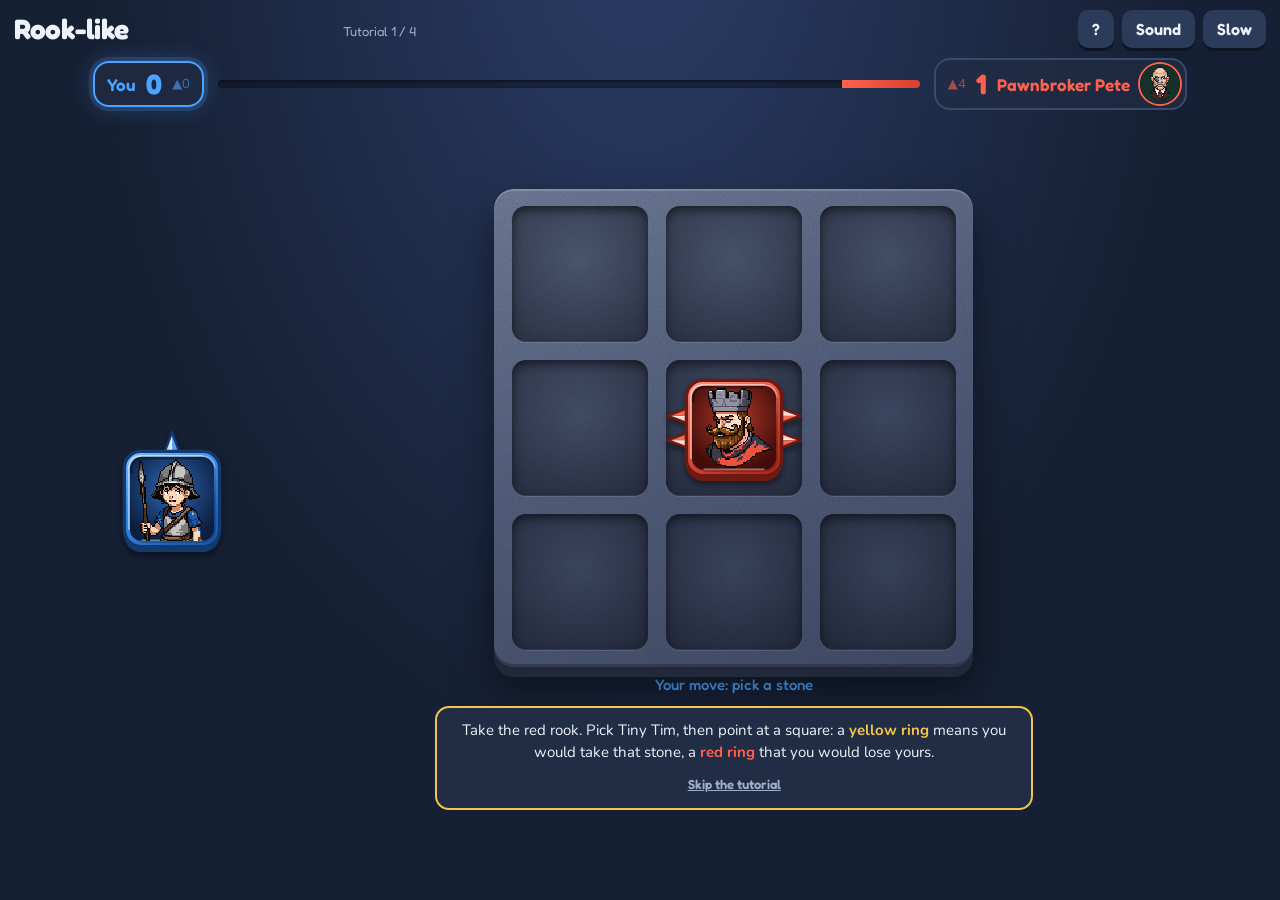
<file: index.html>
<!doctype html>
<html lang="en">
<head>
<meta charset="utf-8">
<meta name="viewport" content="width=device-width, initial-scale=1, viewport-fit=cover">
<meta name="description" content="A roguelike of spiked chess stones: twenty duels, one crown. Free browser game.">
<title>Rook-like</title>
<meta name="theme-color" content="#162034">
<meta name="apple-mobile-web-app-capable" content="yes">
<meta name="mobile-web-app-capable" content="yes">
<meta name="apple-mobile-web-app-title" content="Rook-like">
<meta name="apple-mobile-web-app-status-bar-style" content="black-translucent">
<link rel="apple-touch-icon" href="../apps/icons/stones.png">
<link rel="preconnect" href="https://fonts.googleapis.com">
<link rel="preconnect" href="https://fonts.gstatic.com" crossorigin>
<link href="https://fonts.googleapis.com/css2?family=Fredoka:wght@500;600;700&family=Nunito:wght@400;700&display=swap" rel="stylesheet">
<link rel="stylesheet" href="style.css">

</head>
<body>
<svg width="0" height="0" style="position:absolute" aria-hidden="true">
  <defs>
    <linearGradient id="body-you" x1="0" y1="0" x2=".6" y2="1"><stop offset="0" stop-color="#7cc0ff"/><stop offset=".5" stop-color="#3b8be8"/><stop offset="1" stop-color="#1f5bb0"/></linearGradient>
    <linearGradient id="body-opponent" x1="0" y1="0" x2=".6" y2="1"><stop offset="0" stop-color="#ff9a84"/><stop offset=".5" stop-color="#ec5440"/><stop offset="1" stop-color="#b02d1f"/></linearGradient>
    <linearGradient id="body-debris" x1="0" y1="0" x2=".6" y2="1"><stop offset="0" stop-color="#4a4a54"/><stop offset="1" stop-color="#121216"/></linearGradient>
    <linearGradient id="gold" x1="0" y1="0" x2="0" y2="1"><stop offset="0" stop-color="#fff2a8"/><stop offset=".5" stop-color="#f3c54a"/><stop offset="1" stop-color="#b8860b"/></linearGradient>
    <linearGradient id="sheen" x1="0" y1="0" x2="0" y2="1"><stop offset="0" stop-color="#fff" stop-opacity=".38"/><stop offset=".45" stop-color="#fff" stop-opacity="0"/></linearGradient>
    <!-- art.js: the stone's inner face, the dark window behind each character and its clip -->
    <radialGradient id="art-face" cx=".45" cy=".4" r=".7"><stop offset="0" stop-color="#fff" stop-opacity=".22"/><stop offset=".7" stop-color="#fff" stop-opacity="0"/><stop offset="1" stop-color="#000" stop-opacity=".12"/></radialGradient>
    <radialGradient id="well-you" cx=".5" cy=".38" r=".62"><stop offset="0" stop-color="#2d66b4"/><stop offset="1" stop-color="#0c1f40"/></radialGradient>
    <radialGradient id="well-opponent" cx=".5" cy=".38" r=".62"><stop offset="0" stop-color="#b03a2c"/><stop offset="1" stop-color="#430d09"/></radialGradient>
    <radialGradient id="well-debris" cx=".5" cy=".38" r=".62"><stop offset="0" stop-color="#2e2e36"/><stop offset="1" stop-color="#08080a"/></radialGradient>
    <clipPath id="art-clip"><rect x="19" y="19" width="62" height="62" rx="9"/></clipPath>
  </defs>
</svg>

<div class="page">
  <header class="top-bar">
    <div class="title"><h1>Rook-like</h1></div>
    <div class="run-progress"><div class="ladder" id="ladder"></div><div class="run-line" id="run-line"></div></div>
    <div class="controls">
      <button id="rules-button" title="Rules">?</button>
      <button id="sound-button" aria-pressed="true" title="Sound (M)">Sound</button>
      <button id="slow-button" aria-pressed="false" title="Slow motion (S)">Slow</button>
    </div>
  </header>

  <div class="scoreboard">
    <div class="player you" id="player-you">
      <span class="name">You</span>
      <span class="points" id="points-you">0</span>
      <span class="spikes" id="spikes-you" title="Spikes left"></span>
    </div>
    <div class="tug-of-war" aria-hidden="true"><div class="you" id="tug-you"></div><div class="opponent" id="tug-opponent"></div></div>
    <div class="player opponent" id="player-opponent">
      <div class="portrait" id="opponent-portrait"></div>
      <span class="name" id="opponent-name"></span>
      <span class="points" id="points-opponent">0</span>
      <span class="spikes" id="spikes-opponent" title="Spikes left"></span>
    </div>
  </div>

  <main class="table">
    <div class="hand" id="your-hand"></div>
    <div class="centre">
      <div class="board-frame"><div class="board" id="board"></div></div>
      <div id="stone-info"></div>
      <div class="coach" id="coach" hidden></div>
    </div>
    <div class="hidden-hand"><div class="hidden-stack" id="opponent-hand"></div><span class="hand-count" id="opponent-hand-count"></span></div>
  </main>
</div>

<template id="rules-template">
  <h2>How to play</h2>
  <h3>A match</h3>
  <ul>
    <li>Take turns placing a stone from your hand on an empty square of the 4 × 4 board. Your stones are blue and face up the board, the opponent's are red and face down.</li>
    <li><b>Fights:</b> each side of your new stone that touches a red stone fights it. Facing spikes break off one for one, and the side with spikes left over wins and takes the other stone. A spike that hits is used up, so 2 against 1 ends 1 against 0. Lose any of these fights and your new stone is taken.</li>
    <li><b>Chains:</b> a stone that changes colour fights on with its own spikes, the pair closest to the new stone first, until no blue and red stones touch with a spike between them.</li>
    <li><b>Winning:</b> when the board is full, each stone you own is one point. Level on points, most spikes left wins (the ▲ number). Level on spikes too, whoever placed first wins.</li>
  </ul>
  <h3>Stones</h3>
  <ul>
    <li>Each level adds a spike to every side that has some, up to 5. Opponent stones start at level 0: one spike fewer on every spiked side, so a level 0 Tiny has none.</li>
    <li><b>King Kobe</b> has golden shields: every spike that touches him breaks, and he can never be taken.</li>
    <li><b>Rare stones</b> have their own powers and their own growth (see below). Each belongs to one opponent, who always brings it.</li>
  </ul>
  <h3>A run</h3>
  <ul>
    <li>A run is <b>20 matches</b>, and match 20 is the boss. A lost match costs a heart ♥ and is played again; lose your last heart and the run is over (Easy and Normal have 3, Hard 2, Very hard 1). The difficulty is picked once per game (New game, below, starts over with the starter stones): Easy (opponents look 2 moves ahead), Normal (as far ahead as they can), Hard (2 moves) or Very hard (as far as they can). The card shows how many levels their stones gain per win.</li>
    <li>Before each match you see the opponent's stones and the 8 of yours you take in, at most one king and one queen: the same stones as last match, even in a new run. Fight plays them, Change stones swaps some.</li>
    <li>After each match you win, every opponent's deck gains levels, one stone one level at a time. On Easy the Tinies go first, on Normal the Tinies, knights, bishops and rooks. The boss skips the first few upgrades. Lady Lux, whose Experienced Edna cures poison, always comes before Madame Swerve and her Venom Veronica.</li>
    <li>After a win you pick one of two new stones: ones the opponent played or pawn and knight turns you do not own yet. It goes into your deck by itself only when it has more spikes than your weakest stone there. Then upgrade one of three stones from your deck by one level (the old one stays, except a queen, who is replaced). When a run ends, keep one stone you gained in it for good.</li>
  </ul>
  <h3>Controls</h3>
  <ul>
    <li>Pick a stone (or press its number), then point at a square, or tap it once on a phone: yellow stones you would take, red stones you would lose, faded spikes would break. Slow (or S) plays every move four times slower, Sound (or M) turns the sound on and off.</li>
  </ul>
  <div class="piece-guide" id="piece-guide"></div>
  <p class="record" id="record"></p>
  <div class="rules-footer">
    <div class="rules-footer-links">
      <button class="text-button" id="tutorial-button">Replay tutorial</button>
      <button class="text-button" id="give-up-button">Give up this run</button>
      <button class="text-button" id="new-game-button">New game</button>
    </div>
    <button class="primary" id="close-rules-button">Back to the game</button>
  </div>
</template>

<div class="modal" id="card-modal" hidden><div class="card" id="card"></div></div>
<div class="modal" id="rules-modal" hidden><div class="card rules" id="rules-card"></div></div>

<script src="src/rules.js"></script>
<script src="src/computer.js"></script>
<script src="src/art.js"></script>
<script src="src/settings.js"></script>
<script src="src/save.js"></script>
<script src="src/screen.js"></script>
<script src="src/sound.js"></script>
<script src="src/move.js"></script>
<script src="src/run.js"></script>
<script src="src/tutorial.js"></script>
<script src="src/controls.js"></script>
</body>
</html>
</file>
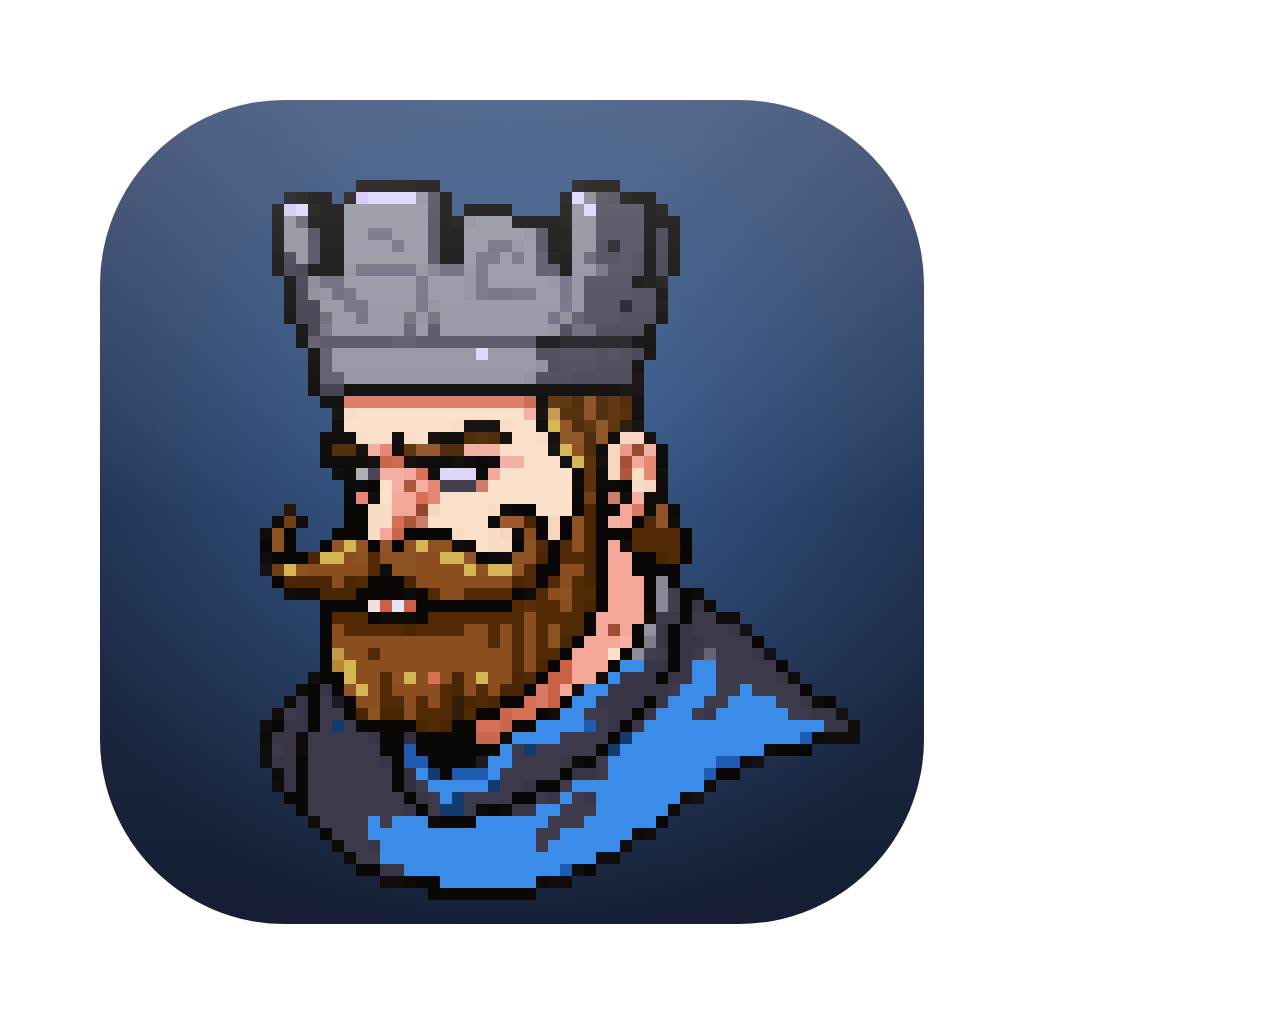
<file: app/icon.html>
<!doctype html>
<html><head><meta charset="utf-8"><title>Rook-like icon</title>
<style>html,body{margin:0;background:transparent}svg{display:block;width:1024px;height:1024px}</style></head>
<body>
<!-- The Rook-like app icon: a macOS-style rounded square (824px tile, 100px margin) with the rook's own
     64 x 64 PixelLab portrait on it, blown up 12x with its pixels kept sharp and his bust resting on the bottom edge. -->
<svg xmlns="http://www.w3.org/2000/svg" viewBox="0 0 1024 1024">
  <defs>
    <clipPath id="c"><rect x="100" y="100" width="824" height="824" rx="185"/></clipPath>
    <linearGradient id="bg" x1="0" y1="0" x2="0" y2="1"><stop offset="0" stop-color="#2b3d66"/><stop offset="1" stop-color="#121a2c"/></linearGradient>
    <radialGradient id="glow" cx=".5" cy=".42" r=".5"><stop offset="0" stop-color="#5aa6f5" stop-opacity=".45"/><stop offset="1" stop-color="#5aa6f5" stop-opacity="0"/></radialGradient>
    <linearGradient id="sh" x1="0" y1="0" x2="0" y2="1"><stop offset="0" stop-color="#fff" stop-opacity=".18"/><stop offset=".5" stop-color="#fff" stop-opacity="0"/></linearGradient>
  </defs>
  <g clip-path="url(#c)">
    <rect width="1024" height="1024" fill="url(#bg)"/>
    <rect width="1024" height="1024" fill="url(#glow)"/>
    <image href="../art/stones/rook-blue.png" x="128" y="156" width="768" height="768" style="image-rendering:pixelated"/>
    <rect x="100" y="100" width="824" height="824" fill="url(#sh)"/>
  </g>
</svg>
</body></html>
</file>
<file: style.css>
/* ===== Base =====
   Your hand on the left, the board in the middle, the opponent's hidden hand as a slim stack on the right; stacked on phones.
   Every size follows --stone-size, so the whole table fits the window. --time-scale stretches every animation in slow motion
   (1, or SLOW_MOTION_FACTOR in move.js), and --pace speeds up the turnovers of a long chain. */
:root {
  --stone-size: clamp(56px, min(calc((100vh - 240px) / 4.75), calc((100vw - 120px) / 8.2)), 136px);
  --gap: calc(var(--stone-size) * 0.13);
  --background: #162034;
  --panel: #212d45;
  --panel-raised: #2c3b59;
  --ink: #eef2fb;
  --muted: #9eadc8;
  --line: #3a4a6a;
  --accent: #f3c54a;
  --blue: #4aa3ff;
  --red: #ff6150;
  --grain: url("data:image/svg+xml,%3Csvg xmlns='http://www.w3.org/2000/svg' width='160' height='160'%3E%3Cfilter id='n'%3E%3CfeTurbulence type='fractalNoise' baseFrequency='.9' numOctaves='3' stitchTiles='stitch'/%3E%3CfeColorMatrix values='0 0 0 0 .5 0 0 0 0 .5 0 0 0 0 .5 0 0 0 .55 0'/%3E%3C/filter%3E%3Crect width='160' height='160' filter='url(%23n)'/%3E%3C/svg%3E");
  --font-display: 'Fredoka', 'Avenir Next Rounded', system-ui, sans-serif;
  --font-body: 'Nunito', system-ui, sans-serif;
  --time-scale: 1;
  color-scheme: dark;
}
body.slow {
  --time-scale: 4;
}
*,
*::before,
*::after {
  box-sizing: border-box;
}
[hidden] {
  display: none !important;
}
body {
  margin: 0;
  background: radial-gradient(ellipse at 50% -10%, #2b3d66 0%, var(--background) 60%) fixed var(--background);
  color: var(--ink);
  font-family: var(--font-body);
  font-size: 15px;
  min-height: 100vh;
  touch-action: manipulation;
  -webkit-tap-highlight-color: transparent;
}
h1,
h2,
h3,
button,
.run-line,
.name,
.points,
.hand-count,
#stone-info b,
#stone-info .level,
.card-label,
.name-tag,
.points-pop,
.piece-guide b {
  font-family: var(--font-display);
}
.page {
  max-width: 1300px;
  margin: 0 auto;
  padding: max(10px, env(safe-area-inset-top)) max(14px, env(safe-area-inset-right)) 10px
    max(14px, env(safe-area-inset-left));
  display: grid;
  grid-template-rows: auto auto 1fr;
  gap: 10px;
  min-height: 100vh;
}

/* ===== Buttons ===== */
button {
  font-size: 16px;
  font-weight: 600;
  border: 0;
  border-radius: 10px;
  padding: 9px 14px;
  background: var(--panel-raised);
  color: var(--ink);
  cursor: pointer;
  box-shadow: 0 3px 0 #0e1422;
  transition: transform 0.06s;
}
button:hover {
  filter: brightness(1.12);
}
button:active {
  transform: translateY(2px);
  box-shadow: 0 1px 0 #0e1422;
}
button:focus-visible {
  outline: 3px solid var(--accent);
  outline-offset: 2px;
}
button.primary,
#slow-button[aria-pressed='true'] {
  background: var(--accent);
  color: #2a2410;
}
#sound-button[aria-pressed='false'] {
  color: var(--muted);
  text-decoration: line-through;
}
.text-button {
  background: none;
  box-shadow: none;
  color: var(--muted);
  font-size: 13px;
  padding: 4px 0;
  text-decoration: underline;
}

/* ===== Top bar: title, run ladder, buttons ===== */
.top-bar {
  display: flex;
  flex-wrap: wrap;
  align-items: center;
  justify-content: space-between;
  gap: 8px 14px;
}
.title {
  display: flex;
  align-items: baseline;
  gap: 12px;
  flex-wrap: wrap;
  min-width: 0;
}
h1 {
  font-weight: 700;
  font-size: 28px;
  margin: 0;
  letter-spacing: -0.01em;
}
.controls {
  display: flex;
  gap: 8px;
  flex-wrap: wrap;
  align-items: center;
}
/* Twenty pips, the last one is the boss. */
.run-progress {
  flex: 1;
  min-width: 200px;
  max-width: 520px;
}
.ladder {
  display: flex;
  gap: 4px;
  align-items: center;
}
.ladder i {
  flex: 1;
  height: 10px;
  border-radius: 3px;
  background: rgba(10, 14, 26, 0.55);
  box-shadow: inset 0 1px 2px rgba(0, 0, 0, 0.5);
}
.ladder i.won {
  background: linear-gradient(#ffe08a, #e0a92e);
}
.ladder i.current {
  background: var(--panel-raised);
  box-shadow: 0 0 0 2px var(--accent);
}
.ladder i.boss {
  flex: 1.8;
  background: #2a1838;
  box-shadow: inset 0 0 0 2px #7d4bb8;
}
.ladder i.boss.current {
  box-shadow:
    0 0 0 2px var(--accent),
    inset 0 0 0 2px #7d4bb8;
}
.ladder i.boss.won {
  background: linear-gradient(#e2b6ff, #8b4fd6);
}
.run-line {
  font-size: 13px;
  color: var(--muted);
  margin-top: 4px;
}
/* Hearts: the lost matches a run can still take. */
.hearts {
  color: var(--red);
  letter-spacing: 1px;
}
.card .hearts.big {
  color: var(--red);
  font-size: 34px;
  letter-spacing: 6px;
  margin: 4px 0 0;
}
.hearts .just-lost {
  display: inline-block;
  animation: heartbreak calc(0.7s * var(--time-scale, 1)) ease-out 0.25s both;
}

/* ===== Scores: you, the tug of war, the opponent ===== */
.scoreboard {
  display: grid;
  grid-template-columns: minmax(0, max-content) minmax(40px, 1fr) minmax(0, max-content);
  gap: 14px;
  align-items: center;
  max-width: calc(var(--stone-size) * 7.6 + 60px);
  width: 100%;
  justify-self: center;
}
.player {
  display: flex;
  align-items: center;
  gap: 10px;
  min-width: 0;
  padding: 4px 12px;
  border-radius: 16px;
  background: rgba(33, 45, 69, 0.7);
  border: 2px solid var(--line);
  transition:
    border-color 0.2s,
    box-shadow 0.2s;
}
.player.to-move {
  border-color: currentColor;
  box-shadow:
    0 0 0 4px color-mix(in srgb, currentColor 16%, transparent),
    0 0 22px color-mix(in srgb, currentColor 30%, transparent);
}
.player.opponent {
  flex-direction: row-reverse;
  text-align: right;
  padding-right: 5px;
}
.player .name {
  font-weight: 600;
  font-size: 17px;
  white-space: nowrap;
  overflow: hidden;
  text-overflow: ellipsis;
}
.player .points {
  font-weight: 700;
  font-size: 28px;
  font-variant-numeric: tabular-nums;
}
.player .spikes {
  font-size: 13px;
  opacity: 0.6;
  font-variant-numeric: tabular-nums;
  white-space: nowrap;
}
.you {
  color: var(--blue);
}
.opponent {
  color: var(--red);
}
.portrait {
  width: 40px;
  height: 40px;
  flex: none;
  border-radius: 50%;
  overflow: hidden;
  box-shadow: 0 0 0 2px currentColor;
}
.tug-of-war {
  display: flex;
  height: 8px;
  border-radius: 99px;
  background: rgba(10, 14, 26, 0.5);
  overflow: hidden;
  box-shadow: inset 0 1px 3px rgba(0, 0, 0, 0.5);
}
.tug-of-war div {
  transition: width 0.35s ease-out;
}
.tug-of-war .you {
  background: linear-gradient(90deg, #2f7fe0, var(--blue));
}
.tug-of-war .opponent {
  background: linear-gradient(90deg, var(--red), #d8402f);
  margin-left: auto;
}

/* ===== Table: the two hands around the board ===== */
.table {
  display: grid;
  grid-template-columns: auto auto auto;
  gap: calc(var(--stone-size) * 0.3);
  justify-content: center;
  align-items: center;
  align-content: center;
  padding-bottom: 12px;
}
.centre {
  display: grid;
  gap: 8px;
}
.hand {
  display: grid;
  grid-template-columns: repeat(2, var(--stone-size));
  gap: var(--gap);
  align-content: center;
  min-height: calc(var(--stone-size) * 4 + var(--gap) * 3);
}
.hand:not(.active) .hand-stone {
  opacity: 0.55;
  filter: saturate(0.8);
}
.hand-stone {
  width: var(--stone-size);
  height: var(--stone-size);
  padding: 0;
  background: none;
  box-shadow: none;
  border-radius: 14px;
  transition:
    transform 0.15s,
    filter 0.15s,
    opacity 0.15s;
}
.hand-stone:hover {
  filter: brightness(1.1);
}
.hand-stone.selected {
  transform: translateY(-6px) scale(1.06);
  background: radial-gradient(circle, rgba(243, 197, 74, 0.4) 0%, rgba(243, 197, 74, 0) 70%);
}
.hand-stone:disabled {
  cursor: default;
}
.hand-stone:disabled:hover {
  filter: none;
}
.hidden-hand {
  display: grid;
  justify-items: center;
  gap: 10px;
  width: calc(var(--stone-size) * 0.75);
}
.hidden-stack {
  display: flex;
  flex-direction: column;
  align-items: center;
}
.hidden-stone {
  width: calc(var(--stone-size) * 0.62);
  height: calc(var(--stone-size) * 0.62);
  filter: drop-shadow(0 3px 2px rgba(0, 0, 0, 0.5));
}
.hidden-stone + .hidden-stone {
  margin-top: calc(var(--stone-size) * -0.34);
}
.hidden-stone:nth-child(odd) {
  transform: rotate(-4deg);
}
.hidden-stone:nth-child(even) {
  transform: rotate(3deg);
}
.hand-count {
  font-size: 14px;
  color: var(--red);
  opacity: 0.8;
  font-variant-numeric: tabular-nums;
}
.portrait img,
.big-portrait img {
  width: 100%;
  height: 100%;
  display: block;
  image-rendering: pixelated;
}
.hidden-stone svg,
.hand-stone svg,
.square svg.stone {
  width: 100%;
  height: 100%;
  display: block;
}
.hand-stone svg,
.square svg.stone {
  overflow: visible;
  filter: drop-shadow(0 4px 3px rgba(0, 0, 0, 0.45));
}
#stone-info {
  min-height: 1.5em;
  max-width: calc(var(--stone-size) * 4.4);
  justify-self: center;
  text-align: center;
  font-size: 15px;
  color: var(--muted);
}
#stone-info b {
  font-weight: 600;
  color: var(--ink);
}
#stone-info .level {
  color: var(--accent);
  font-weight: 600;
}
#stone-info .status {
  font-family: var(--font-display);
  font-weight: 500;
}
#stone-info .status.opponent {
  color: var(--red);
}
#stone-info .status.you {
  color: var(--blue);
}

/* The coach line under the board: the tutorial's lessons, and a word on a rare stone the first time it shows up. */
.coach {
  max-width: calc(var(--stone-size) * 4.4);
  justify-self: center;
  display: grid;
  gap: 8px;
  justify-items: center;
  padding: 12px 16px;
  border-radius: 14px;
  background: var(--panel);
  border: 2px solid var(--accent);
  text-align: center;
  font-size: 15px;
  line-height: 1.45;
  animation: drop 0.25s ease-out;
}
.coach p {
  margin: 0;
}
.coach .take {
  color: var(--accent);
  font-weight: 700;
}
.coach .lose {
  color: var(--red);
  font-weight: 700;
}
.coach-buttons {
  display: flex;
  gap: 16px;
  align-items: center;
}
.coach-buttons:empty {
  display: none;
}

/* ===== Board ===== */
.board-frame {
  position: relative;
  justify-self: center;
}
.board {
  position: relative;
  display: grid;
  grid-template-columns: repeat(var(--board-size), var(--stone-size));
  gap: var(--gap);
  padding: var(--gap);
  border-radius: 20px;
  background: var(--grain), linear-gradient(160deg, #5d6880 0%, #454f68 50%, #363f56 100%);
  background-blend-mode: overlay, normal;
  box-shadow:
    0 10px 0 #20283a,
    0 22px 40px rgba(0, 0, 0, 0.5),
    inset 0 2px 0 rgba(255, 255, 255, 0.18),
    inset 0 -3px 0 rgba(0, 0, 0, 0.25);
}
.board::before {
  content: '';
  position: absolute;
  inset: -26px;
  z-index: -1;
  border-radius: 50%;
  background: radial-gradient(closest-side, rgba(243, 197, 74, 0.1), transparent);
  pointer-events: none;
}
.square {
  position: relative;
  aspect-ratio: 1;
  border-radius: 14px;
  background: radial-gradient(circle at 50% 40%, rgba(30, 38, 58, 0.35), rgba(10, 14, 26, 0.6));
  box-shadow:
    inset 0 4px 10px rgba(0, 0, 0, 0.55),
    inset 0 -1px 0 rgba(255, 255, 255, 0.08),
    0 1px 0 rgba(255, 255, 255, 0.1);
}
.square.playable {
  cursor: pointer;
}
.square.playable:hover {
  background: rgba(243, 197, 74, 0.16);
  box-shadow: inset 0 0 0 3px rgba(243, 197, 74, 0.55);
}
.square.last-move::before {
  content: '';
  position: absolute;
  left: 50%;
  bottom: -10px;
  width: 22px;
  height: 4px;
  margin-left: -11px;
  border-radius: 2px;
  background: var(--accent);
  box-shadow: 0 0 8px var(--accent);
  pointer-events: none;
}
/* The preview: a ghost of the selected stone, yellow rings on stones you would take, red on stones you would lose, faded spikes. */
.square .preview-stone {
  position: absolute;
  inset: 0;
  opacity: 0.72;
  pointer-events: none;
}
.square.would-lose::after,
.square.would-take::after {
  content: '';
  position: absolute;
  inset: -4px;
  border-radius: 16px;
  border: 3px solid var(--accent);
  animation: pulse 0.9s ease-in-out infinite;
  pointer-events: none;
}
.square.would-lose::after {
  border-color: var(--red);
}
.square.preview .breaking {
  opacity: 0.3;
}

/* ===== A move: drop, shatter, turn over ===== */
.square.just-placed svg.stone {
  animation: drop calc(0.3s * var(--time-scale)) cubic-bezier(0.3, 1.5, 0.5, 1);
}
.board.thump {
  animation: thump calc(0.28s * var(--time-scale)) ease-out calc(0.12s * var(--time-scale));
}
.board.shake {
  animation: shake calc(0.4s * var(--time-scale)) ease-in-out;
}
.square:not(.preview) .breaking {
  transform-box: fill-box;
  transform-origin: 50% 100%;
  animation: shatter calc(0.45s * var(--time-scale)) ease-in forwards;
}
.flip-card {
  position: absolute;
  inset: 0;
  transform-style: preserve-3d;
  animation: turn calc(0.42s * var(--time-scale) * var(--pace, 1)) ease-in-out forwards;
}
.flip-card .front,
.flip-card .back-face {
  position: absolute;
  inset: 0;
  backface-visibility: hidden;
  -webkit-backface-visibility: hidden;
}
.flip-card .back-face {
  transform: rotateY(180deg);
}
.square.turning-over::after {
  content: '';
  position: absolute;
  inset: 6px;
  border-radius: 14px;
  pointer-events: none;
  opacity: 0;
  background: radial-gradient(rgba(255, 255, 255, 0.6), transparent 70%);
  animation: flash calc(0.3s * var(--time-scale)) ease-out calc(0.2s * var(--time-scale)) forwards;
}
/* Pops over the board: the name of the stone placed, and the points won or lost. */
.points-pop,
.name-tag {
  position: absolute;
  font-weight: 700;
  pointer-events: none;
  transform: translate(-50%, -50%);
  z-index: 4;
  white-space: nowrap;
}
.points-pop {
  font-size: 26px;
  color: var(--accent);
  text-shadow:
    0 2px 0 #0e1422,
    0 0 10px rgba(0, 0, 0, 0.6);
  animation: rise calc(1.1s * var(--time-scale)) ease-out forwards;
}
.points-pop.loss {
  color: var(--red);
}
.name-tag {
  font-size: 15px;
  color: var(--ink);
  background: #0e1422;
  border: 2px solid currentColor;
  border-radius: 99px;
  padding: 1px 10px;
  animation: tagup calc(1.3s * var(--time-scale)) ease-out forwards;
}
.name-tag.you {
  border-color: var(--blue);
}
.name-tag.opponent {
  border-color: var(--red);
}

/* ===== Rare stones: poison, and one-off effects of a fight ===== */
.square.poisoned svg.stone {
  filter: drop-shadow(0 0 7px #7dff5a) drop-shadow(0 4px 3px rgba(0, 0, 0, 0.45));
}
.square.poisoned::before {
  content: '';
  position: absolute;
  inset: 18% 22% auto;
  height: 60%;
  pointer-events: none;
  z-index: 2;
  background:
    radial-gradient(circle at 30% 20%, #9dff6a 0 4px, transparent 5px),
    radial-gradient(circle at 70% 45%, #7de04a 0 3px, transparent 4px),
    radial-gradient(circle at 45% 75%, #9dff6a 0 3px, transparent 4px);
  animation: drip 1.6s ease-in infinite;
}
.poison-countdown {
  position: absolute;
  right: 4%;
  top: 4%;
  width: 24px;
  height: 24px;
  border-radius: 50%;
  background: #2d7a1f;
  border: 2px solid #9dff6a;
  color: #eaffde;
  display: grid;
  place-items: center;
  font-family: var(--font-display);
  font-weight: 700;
  font-size: 13px;
  z-index: 3;
  box-shadow: 0 0 10px #7dff5a;
}
.square.bitten::after {
  content: '';
  position: absolute;
  inset: -6px;
  border-radius: 18px;
  pointer-events: none;
  background: radial-gradient(circle, rgba(125, 255, 90, 0.7), transparent 70%);
  animation: flash calc(0.5s * var(--time-scale)) ease-out forwards;
}
.square.shield-hit::after {
  content: '';
  position: absolute;
  inset: -6px;
  border-radius: 18px;
  pointer-events: none;
  border: 4px solid #ffd34d;
  box-shadow: 0 0 18px #ffd34d;
  animation: flash calc(0.5s * var(--time-scale)) ease-out forwards;
}
.square.crowned::after {
  content: '';
  position: absolute;
  inset: -10px;
  border-radius: 50%;
  pointer-events: none;
  background: radial-gradient(circle, rgba(255, 236, 140, 0.95), rgba(243, 197, 74, 0.4) 40%, transparent 70%);
  animation: flash calc(0.8s * var(--time-scale)) ease-out forwards;
}
.square.crumbling svg.stone {
  animation: crumble calc(0.5s * var(--time-scale)) ease-in-out;
}
.bee {
  position: absolute;
  width: 10px;
  height: 7px;
  margin: -3px 0 0 -5px;
  border-radius: 50%;
  z-index: 5;
  pointer-events: none;
  background: repeating-linear-gradient(90deg, #ffd34d 0 3px, #1d1d1d 3px 5px);
  box-shadow: 0 -3px 0 -1px rgba(255, 255, 255, 0.8);
  animation: bee calc(1s * var(--time-scale)) ease-in-out forwards;
}

/* ===== Cards between matches: the next opponent, rewards, the end of a run ===== */
.modal {
  position: fixed;
  inset: 0;
  display: grid;
  place-items: center;
  background: rgba(10, 14, 26, 0.72);
  backdrop-filter: blur(3px);
  z-index: 10;
  padding: 16px;
  overflow: auto;
}
#rules-modal {
  z-index: 11;
}
.card {
  background: var(--panel);
  border: 2px solid var(--line);
  padding: 22px 24px;
  border-radius: 18px;
  text-align: center;
  display: grid;
  gap: 12px;
  width: min(520px, 100%);
  box-shadow: 0 20px 50px rgba(0, 0, 0, 0.5);
  animation: drop 0.3s ease-out;
}
.card h2 {
  font-size: 28px;
  margin: 0;
}
.card p {
  margin: 0;
  color: var(--muted);
}
.card .card-label {
  font-size: 14px;
  letter-spacing: 0.1em;
  text-transform: uppercase;
  color: var(--accent);
}
.card .card-label.quiet {
  color: var(--muted);
}
.card .big-portrait {
  width: 132px;
  height: 132px;
  justify-self: center;
  border-radius: 50%;
  overflow: hidden;
  box-shadow:
    0 0 0 4px var(--red),
    0 10px 24px rgba(0, 0, 0, 0.5);
}
.card .big-portrait.boss {
  box-shadow:
    0 0 0 4px #9b5de5,
    0 0 40px rgba(155, 93, 229, 0.6);
}
.choices {
  display: grid;
  grid-template-columns: repeat(auto-fit, minmax(130px, 1fr));
  gap: 10px;
}
.choice {
  display: grid;
  gap: 6px;
  justify-items: center;
  padding: 12px 8px;
  background: var(--panel-raised);
  border-radius: 14px;
  font-size: 14px;
  font-weight: 600;
  line-height: 1.3;
}
/* the choice in focus (arrow keys or Tab) lifts and glows, so you always see what Enter takes */
.choice {
  transition: transform 0.12s, box-shadow 0.12s;
}
.choice:focus-visible,
.choice:hover {
  outline: none;
  transform: translateY(-4px) scale(1.03);
  box-shadow: 0 0 0 3px var(--accent), 0 10px 24px rgba(0, 0, 0, 0.45);
}
.choice svg {
  width: 76px;
  height: 76px;
  overflow: visible;
}
.choices.gifts .swap svg {
  width: 88px;
  height: 88px;
}
.choices.difficulties {
  grid-template-columns: repeat(2, 1fr);
}
.choice .difficulty {
  font-size: 19px;
}
.choice .choice-detail {
  font-family: var(--font-body);
  font-weight: 400;
  font-size: 13px;
  color: var(--muted);
}
.choice .pips {
  color: var(--red);
  letter-spacing: 2px;
  font-size: 12px;
}
.choice .swap {
  display: flex;
  align-items: center;
  gap: 2px;
}
.choice .swap svg {
  width: 56px;
  height: 56px;
}
/* A long list of choices, like every stone of a run: smaller tiles. */
.choices.compact {
  grid-template-columns: repeat(auto-fill, minmax(92px, 1fr));
  gap: 8px;
  max-height: 52vh;
  overflow-y: auto;
}
.choices.compact .choice {
  padding: 8px 4px;
  font-size: 12px;
}
.choices.compact .swap svg {
  width: 50px;
  height: 50px;
}
.hand-row {
  display: flex;
  flex-wrap: wrap;
  justify-content: center;
  gap: 6px;
}
.hand-row svg {
  width: 52px;
  height: 52px;
  overflow: visible;
}
/* The two buttons at the foot of a card: the quiet one on the left, the main one on the right. */
.card-buttons {
  display: flex;
  justify-content: center;
  gap: 12px;
}
.card.wide {
  width: min(1040px, 100%);
}
/* Your whole collection on its own wide card: big stones with their names, the ones in your deck lit,
   the rest dimmed. */
.collection {
  display: grid;
  grid-template-columns: repeat(auto-fill, minmax(112px, 1fr));
  gap: 10px;
  max-height: 64vh;
  overflow-y: auto;
  padding: 6px;
}
.owned {
  position: relative;
  display: grid;
  justify-items: center;
  gap: 4px;
  padding: 10px 4px 8px;
  background: none;
  box-shadow: none;
  border-radius: 14px;
  opacity: 0.38;
  filter: saturate(0.6);
  transition:
    opacity 0.12s,
    transform 0.12s;
}
.owned svg {
  width: 84px;
  height: 84px;
  overflow: visible;
}
.owned-name {
  font-size: 13px;
  font-weight: 600;
  line-height: 1.2;
}
.owned.in-deck {
  opacity: 1;
  filter: none;
  background: rgba(243, 197, 74, 0.16);
  box-shadow: inset 0 0 0 2px rgba(243, 197, 74, 0.6);
}
.owned:hover {
  transform: translateY(-2px);
}
.deck-count {
  font-variant-numeric: tabular-nums;
}
/* A stone you got after the last match wears a badge: New or Up. */
.deck-stone {
  position: relative;
}
.badge {
  position: absolute;
  top: -6px;
  right: -8px;
  padding: 1px 6px;
  border-radius: 8px;
  background: var(--accent);
  color: #2a2410;
  font-family: var(--font-display);
  font-size: 11px;
  font-weight: 700;
  text-transform: uppercase;
  box-shadow: 0 2px 0 #0e1422;
}
.owned .badge {
  top: 2px;
  right: 6px;
}

/* The card after a win: a big Victory, then the new stone, shining. */
.card h2.victory {
  font-size: 40px;
  color: var(--accent);
  text-shadow: 0 4px 0 #6b4f08;
  animation: drop 0.45s ease-out;
}
.gift {
  display: grid;
  justify-items: center;
  gap: 6px;
  padding: 14px;
  border-radius: 16px;
  background: radial-gradient(circle at 50% 38%, rgba(243, 197, 74, 0.32), var(--panel-raised) 62%);
  box-shadow: inset 0 0 0 2px rgba(243, 197, 74, 0.55);
}
.gift-stone {
  position: relative;
  width: 132px;
  height: 132px;
}
.gift-stone::before {
  content: '';
  position: absolute;
  inset: -26px;
  background: repeating-conic-gradient(rgba(255, 236, 160, 0.3) 0 12deg, transparent 12deg 30deg);
  border-radius: 50%;
  mask: radial-gradient(circle, #000 35%, transparent 70%);
  animation: spin 9s linear infinite;
}
.gift-stone svg {
  position: relative;
  width: 100%;
  height: 100%;
  overflow: visible;
  animation: drop 0.5s ease-out;
}
.gift .gift-name {
  font-family: var(--font-display);
  font-size: 22px;
  font-weight: 600;
  color: var(--ink);
}
.gift .gift-where {
  color: var(--ink);
}
.card .primary:disabled {
  opacity: 0.4;
  cursor: default;
  transform: none;
}

/* The card before a match: the opponent's stones, a panel for each rare stone you have not met yet, your deck. */
.their-deck svg {
  width: 46px;
  height: 46px;
}
.meeting {
  display: grid;
  gap: 8px;
  padding: 12px;
  border-radius: 14px;
  background: var(--panel-raised);
}
.meeting p b {
  color: var(--ink);
}
.demo {
  display: flex;
  align-items: center;
  justify-content: center;
  gap: 10px;
}
.demo-arrow {
  font-size: 22px;
  color: var(--accent);
}
.mini-board {
  display: grid;
  grid-template-columns: repeat(var(--board-size), clamp(34px, 11vw, 56px));
  gap: 5px;
  padding: 5px;
  border-radius: 10px;
  background: linear-gradient(160deg, #5d6880 0%, #363f56 100%);
}
.mini-board .square {
  border-radius: 8px;
}
.mini-board .square.placed {
  box-shadow: inset 0 0 0 2px var(--accent);
}
.mini-board .square svg.stone {
  filter: drop-shadow(0 2px 2px rgba(0, 0, 0, 0.45));
}
.mini-board .poison-countdown {
  width: 16px;
  height: 16px;
  font-size: 10px;
  border-width: 1px;
}
.demo-caption {
  font-size: 14px;
}
.worst-move b {
  color: var(--ink);
}
.worst-move .text-button {
  margin-left: 6px;
  font-size: 14px;
}

/* ===== Rules ===== */
.card.rules {
  text-align: left;
  width: min(760px, 100%);
  line-height: 1.5;
}
.rules h3 {
  font-size: 17px;
  font-weight: 600;
  color: var(--accent);
  margin: 8px 0 0;
}
.rules ul {
  margin: 0;
  padding-left: 20px;
}
.rules li {
  margin: 4px 0;
}
.rules .rules-footer {
  display: flex;
  justify-content: space-between;
  align-items: center;
}
.rules-footer-links {
  display: flex;
  gap: 18px;
}
.piece-guide {
  display: grid;
  grid-template-columns: repeat(auto-fit, minmax(260px, 1fr));
  gap: 10px;
  margin-top: 10px;
}
.piece-guide div {
  display: grid;
  grid-template-columns: 52px 52px 1fr;
  gap: 8px;
  align-items: center;
  background: var(--panel-raised);
  border-radius: 12px;
  padding: 8px;
}
.piece-guide svg {
  width: 100%;
  height: auto;
  overflow: visible;
}
.piece-guide p {
  grid-column: 3; /* the king has one picture, his words still go in the wide column */
}
.piece-guide b {
  font-weight: 600;
  display: block;
}
.piece-guide span {
  font-size: 13px;
  color: var(--muted);
}
.record {
  color: var(--muted);
  font-size: 13px;
  font-variant-numeric: tabular-nums;
}

/* ===== Keyframes ===== */
@keyframes spin {
  to {
    transform: rotate(360deg);
  }
}
@keyframes thump {
  0%,
  100% {
    transform: none;
  }
  35% {
    transform: translateY(3px) scale(0.995);
  }
}
@keyframes heartbreak {
  0% {
    transform: scale(1);
    opacity: 1;
  }
  30% {
    transform: scale(1.5) rotate(-12deg);
  }
  55% {
    transform: scale(0.9) rotate(10deg);
  }
  100% {
    transform: none;
    opacity: 0.6;
  }
}
@keyframes shake {
  0%,
  100% {
    transform: none;
  }
  20% {
    transform: translateX(-5px) rotate(-0.4deg);
  }
  40% {
    transform: translateX(5px) rotate(0.4deg);
  }
  60% {
    transform: translateX(-3px);
  }
  80% {
    transform: translateX(2px);
  }
}
@keyframes drop {
  0% {
    transform: scale(1.35);
    opacity: 0;
  }
  100% {
    transform: scale(1);
    opacity: 1;
  }
}
@keyframes shatter {
  0% {
    transform: none;
    opacity: 1;
  }
  35% {
    transform: scale(1.25);
    opacity: 1;
  }
  100% {
    transform: translateY(-6px) scale(0.2) rotate(40deg);
    opacity: 0;
  }
}
@keyframes turn {
  0% {
    transform: perspective(500px) rotateY(0);
  }
  50% {
    transform: perspective(500px) rotateY(90deg) scale(1.1);
  }
  100% {
    transform: perspective(500px) rotateY(180deg);
  }
}
@keyframes flash {
  0% {
    opacity: 1;
    transform: scale(0.4);
  }
  100% {
    opacity: 0;
    transform: scale(1.5);
  }
}
@keyframes pulse {
  0%,
  100% {
    opacity: 0.35;
  }
  50% {
    opacity: 1;
  }
}
@keyframes rise {
  0% {
    opacity: 0;
    margin-top: 10px;
  }
  20% {
    opacity: 1;
  }
  100% {
    opacity: 0;
    margin-top: -40px;
  }
}
@keyframes tagup {
  0% {
    opacity: 0;
    margin-top: 0;
  }
  15% {
    opacity: 1;
    margin-top: -8px;
  }
  75% {
    opacity: 1;
  }
  100% {
    opacity: 0;
    margin-top: -22px;
  }
}
@keyframes drip {
  0% {
    opacity: 0;
    transform: translateY(-4px);
  }
  30% {
    opacity: 1;
  }
  100% {
    opacity: 0;
    transform: translateY(14px);
  }
}
@keyframes crumble {
  0%,
  100% {
    transform: none;
  }
  20% {
    transform: translateX(-4%) rotate(-4deg);
  }
  40% {
    transform: translateX(4%) rotate(4deg);
  }
  60% {
    transform: translateX(-3%) rotate(-2deg);
  }
  80% {
    transform: translateX(2%);
  }
}
@keyframes bee {
  0% {
    transform: translate(0, 0) scale(0.4);
    opacity: 0;
  }
  15% {
    opacity: 1;
  }
  55% {
    transform: translate(var(--bee-x), var(--bee-y)) scale(1);
  }
  100% {
    transform: translate(0, 0) scale(0.4);
    opacity: 0;
  }
}

/* ===== Reduced motion, and phones ===== */
@media (prefers-reduced-motion: reduce) {
  .square:not(.preview) .breaking {
    animation: none;
    opacity: 0;
  }
  .flip-card {
    animation: none;
    transform: rotateY(180deg);
  }
  .board.thump,
  .board.shake,
  .square.just-placed svg.stone,
  .square.turning-over::after,
  .square.would-take::after,
  .points-pop,
  .name-tag,
  .card,
  .card h2.victory,
  .gift-stone::before,
  .gift-stone svg {
    animation: none;
  }
}
@media (max-width: 760px) {
  :root {
    --stone-size: calc((100vw - 60px) / 4.5);
  }
  .table {
    grid-template-columns: 1fr;
  }
  .hand {
    grid-template-columns: repeat(4, var(--stone-size));
    min-height: 0;
    justify-content: center;
  }
  .hidden-hand {
    order: -1;
    width: auto;
    display: flex;
    justify-content: center;
    align-items: center;
  }
  .hidden-stack {
    flex-direction: row;
  }
  .hidden-stone {
    width: calc(var(--stone-size) * 0.42);
    height: calc(var(--stone-size) * 0.42);
  }
  .hidden-stone + .hidden-stone {
    margin: 0 0 0 calc(var(--stone-size) * -0.1);
  }
  .player .points {
    font-size: 24px;
  }
  .portrait {
    width: 34px;
    height: 34px;
  }
  h1 {
    font-size: 23px;
  }
  button {
    font-size: 14px;
    padding: 8px 11px;
  }
  .player .name {
    font-size: 15px;
  }
}
</file>
